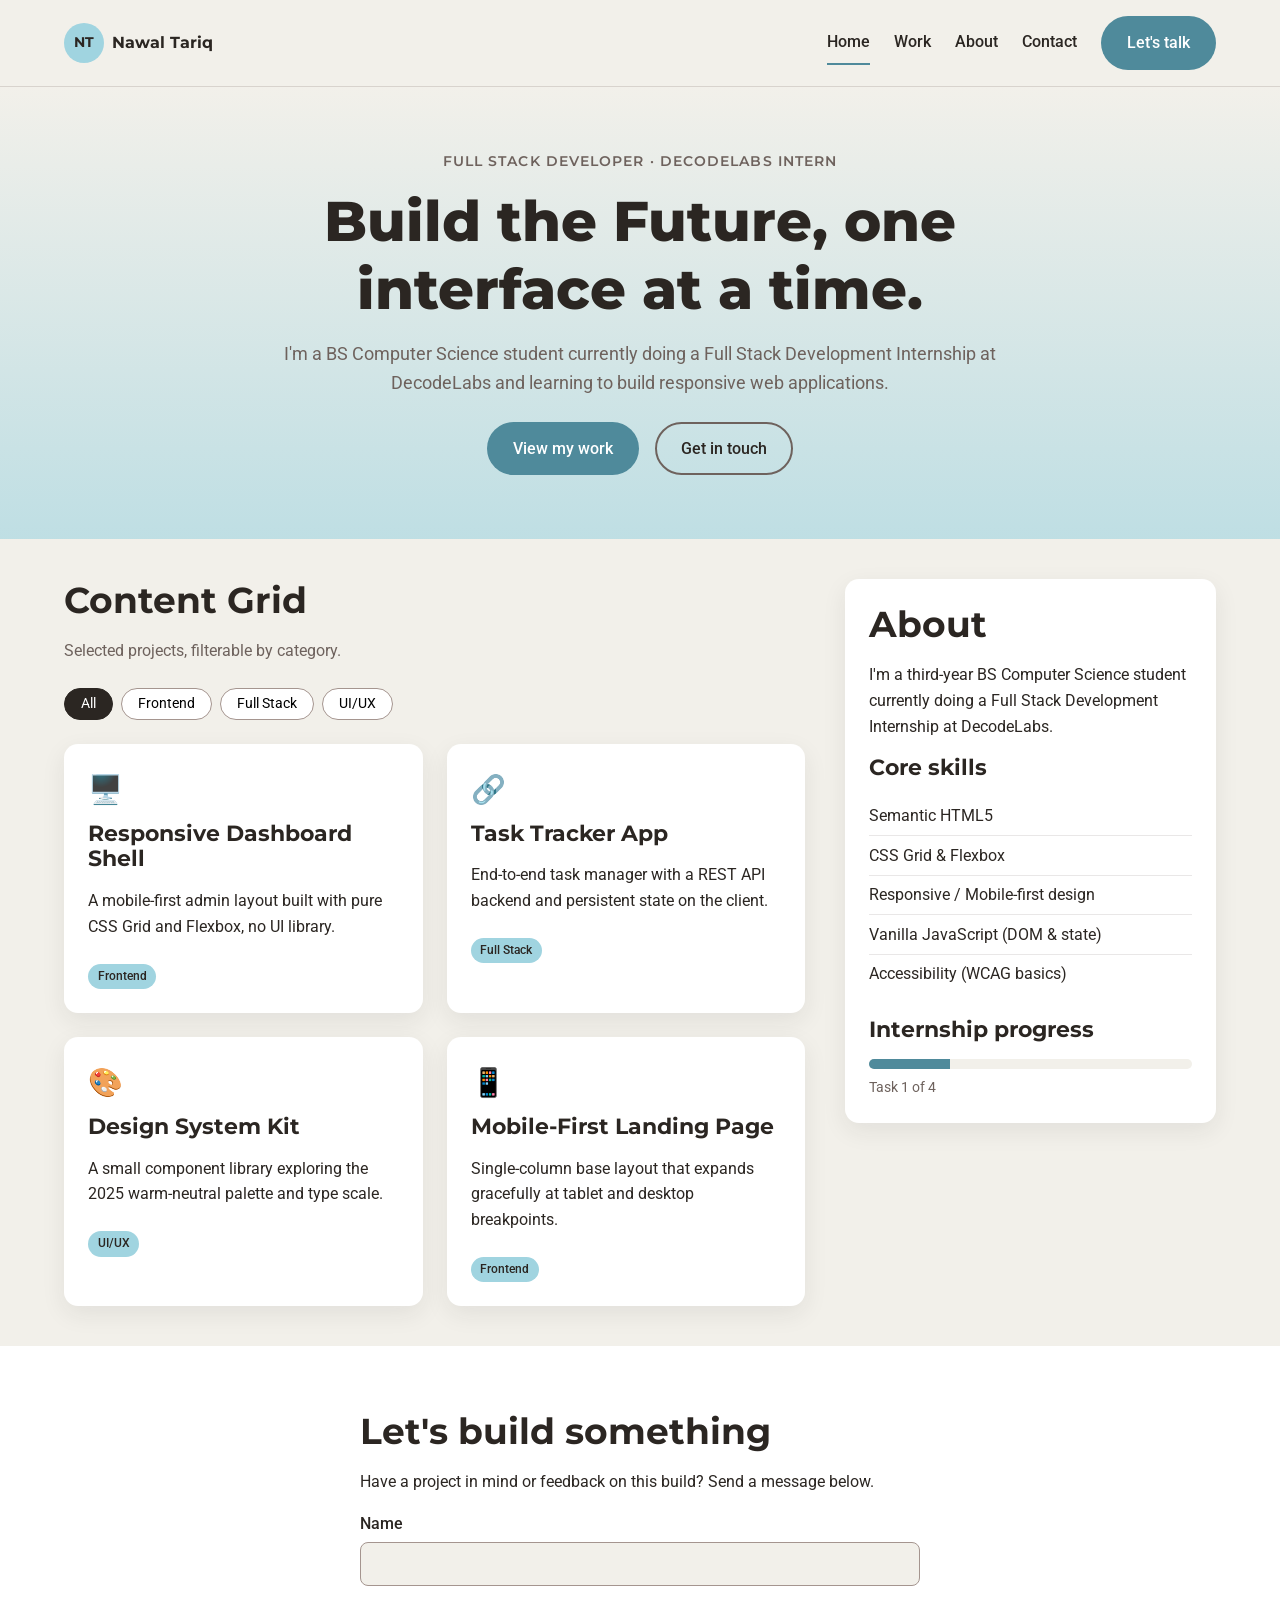
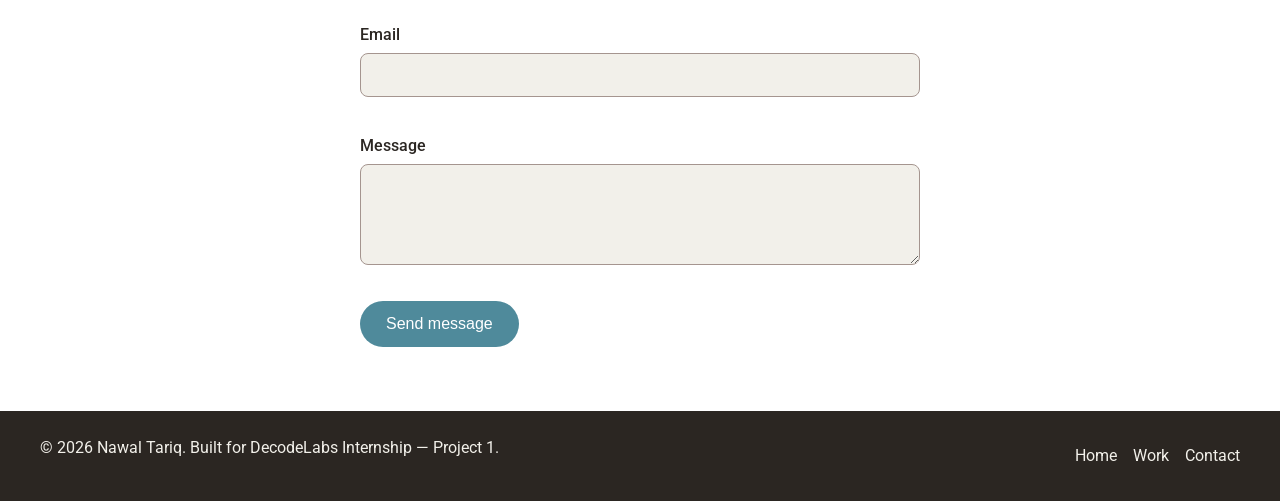
<file: index.html>
<!DOCTYPE html>
<html lang="en">
<head>
  <meta charset="UTF-8">
  <meta name="viewport" content="width=device-width, initial-scale=1.0">
  <title>Nawal Tariq — Full Stack Developer</title>
  <meta name="description" content="Portfolio and project showcase of Nawal Tariq, a full stack developer building accessible, responsive web experiences.">
  <link rel="preconnect" href="https://fonts.googleapis.com">
  <link rel="preconnect" href="https://fonts.gstatic.com" crossorigin>
  <link rel="stylesheet" href="style.css">
  <link href="https://fonts.googleapis.com/css2?family=Montserrat:wght@600;700;800&family=Roboto:wght@400;500&display=swap" rel="stylesheet">
</head>
<body>

  <a class="skip-link" href="#main-content">Skip to main content</a>

  <header class="site-header">
    <div class="header-inner">
      <a href="#" class="logo" aria-label="Nawal Tariq home">
        <span class="logo-mark" aria-hidden="true">NT</span>
        <span class="logo-text">Nawal Tariq</span>
      </a>

      <button class="nav-toggle" id="navToggle" aria-expanded="false" aria-controls="primaryNav" aria-label="Open menu">
        <span class="hamburger" aria-hidden="true"></span>
      </button>

      <nav class="primary-nav" id="primaryNav" aria-label="Primary">
        <ul>
          <li><a href="#hero" class="nav-link active-link">Home</a></li>
          <li><a href="#work" class="nav-link">Work</a></li>
          <li><a href="#about" class="nav-link">About</a></li>
          <li><a href="#contact" class="nav-link">Contact</a></li>
        </ul>
        <a href="#contact" class="btn btn-primary nav-cta">Let's talk</a>
      </nav>
    </div>
  </header>

  <main id="main-content">

    <!-- HERO -->
    <section class="hero" id="hero" aria-labelledby="hero-heading">
      <div class="hero-inner">
        <p class="eyebrow">Full Stack Developer · DecodeLabs Intern</p>
        <h1 id="hero-heading">Build the Future, one interface at a time.</h1>
        <p class="hero-sub">I'm a BS Computer Science student currently doing a Full Stack Development Internship at DecodeLabs and learning to build responsive web applications.</p>
        <div class="hero-actions">
          <a href="#work" class="btn btn-primary">View my work</a>
          <a href="#contact" class="btn btn-ghost">Get in touch</a>
        </div>
      </div>
    </section>

    <div class="content-layout">

      <!-- MAIN CONTENT: PROJECT GRID -->
      <article class="content-grid" id="work" aria-labelledby="work-heading">
        <div class="section-heading">
          <h2 id="work-heading">Content Grid</h2>
          <p>Selected projects, filterable by category.</p>
        </div>

        <div class="filter-bar" role="group" aria-label="Filter projects by category">
          <button class="filter-btn is-active" data-filter="all" aria-pressed="true">All</button>
          <button class="filter-btn" data-filter="frontend" aria-pressed="false">Frontend</button>
          <button class="filter-btn" data-filter="fullstack" aria-pressed="false">Full Stack</button>
          <button class="filter-btn" data-filter="ui" aria-pressed="false">UI/UX</button>
        </div>

        <ul class="project-grid" id="projectGrid">
          <li class="project-card" data-category="frontend">
            <div class="project-thumb" aria-hidden="true">🖥️</div>
            <h3>Responsive Dashboard Shell</h3>
            <p>A mobile-first admin layout built with pure CSS Grid and Flexbox, no UI library.</p>
            <span class="tag">Frontend</span>
          </li>
          <li class="project-card" data-category="fullstack">
            <div class="project-thumb" aria-hidden="true">🔗</div>
            <h3>Task Tracker App</h3>
            <p>End-to-end task manager with a REST API backend and persistent state on the client.</p>
            <span class="tag">Full Stack</span>
          </li>
          <li class="project-card" data-category="ui">
            <div class="project-thumb" aria-hidden="true">🎨</div>
            <h3>Design System Kit</h3>
            <p>A small component library exploring the 2025 warm-neutral palette and type scale.</p>
            <span class="tag">UI/UX</span>
          </li>
          <li class="project-card" data-category="frontend">
            <div class="project-thumb" aria-hidden="true">📱</div>
            <h3>Mobile-First Landing Page</h3>
            <p>Single-column base layout that expands gracefully at tablet and desktop breakpoints.</p>
            <span class="tag">Frontend</span>
          </li>
        </ul>
        <p class="empty-state" id="emptyState" hidden>No projects in this category yet.</p>
      </article>

      <!-- SIDEBAR -->
      <aside class="sidebar" id="about" aria-labelledby="sidebar-heading">
        <h2 id="sidebar-heading">About</h2>
        <p>I'm a third-year BS Computer Science student currently doing a Full Stack Development Internship at DecodeLabs.</p>

        <h3>Core skills</h3>
        <ul class="skills-list">
          <li>Semantic HTML5</li>
          <li>CSS Grid &amp; Flexbox</li>
          <li>Responsive / Mobile-first design</li>
          <li>Vanilla JavaScript (DOM &amp; state)</li>
          <li>Accessibility (WCAG basics)</li>
        </ul>

        <div class="progress-widget">
          <h3>Internship progress</h3>
          <div class="progress-track" role="progressbar" aria-valuenow="25" aria-valuemin="0" aria-valuemax="100" aria-label="Internship progress, 1 of 4 tasks complete">
            <div class="progress-fill" style="width:25%"></div>
          </div>
          <p class="progress-label">Task 1 of 4</p>
        </div>
      </aside>

    </div>

    <!-- CONTACT -->
    <section class="contact-section" id="contact" aria-labelledby="contact-heading">
      <div class="contact-inner">
        <h2 id="contact-heading">Let's build something</h2>
        <p>Have a project in mind or feedback on this build? Send a message below.</p>

        <form id="contactForm" novalidate>
          <div class="form-row">
            <label for="name">Name</label>
            <input type="text" id="name" name="name" required minlength="2" autocomplete="name">
            <span class="error-msg" id="nameError" role="alert"></span>
          </div>

          <div class="form-row">
            <label for="email">Email</label>
            <input type="email" id="email" name="email" required autocomplete="email">
            <span class="error-msg" id="emailError" role="alert"></span>
          </div>

          <div class="form-row">
            <label for="message">Message</label>
            <textarea id="message" name="message" rows="4" required minlength="10"></textarea>
            <span class="error-msg" id="messageError" role="alert"></span>
          </div>

          <button type="submit" class="btn btn-primary">Send message</button>
          <p class="form-success" id="formSuccess" role="status" hidden>Thanks — your message has been noted.</p>
        </form>
      </div>
    </section>

  </main>

  <footer class="site-footer">
    <div class="footer-inner">
      <p>&copy; <span id="year"></span> Nawal Tariq. Built for DecodeLabs Internship — Project 1.</p>
      <ul class="footer-links">
        <li><a href="#hero">Home</a></li>
        <li><a href="#work">Work</a></li>
        <li><a href="#contact">Contact</a></li>
      </ul>
    </div>
  </footer>

  <script src="script.js" defer></script>
</body>
</html>
</file>
<file: style.css>
/* =========================================================
   TOKENS — 2025 palette per brief
   Mocha Mousse #A5958F (stability) · Ethereal Blue #A0D4E0 (trust)
   Moonlit Grey #F2F0EA (refinement)
   ========================================================= */
:root {
  --color-mocha: #A5958F;
  --color-mocha-dark: #6E625D;
  --color-blue: #A0D4E0;
  --color-blue-dark: #4F8A9B;
  --color-grey: #F2F0EA;
  --color-ink: #2B2622;
  --color-white: #FFFFFF;

  --font-display: 'Montserrat', sans-serif;
  --font-body: 'Roboto', sans-serif;

  --radius: 14px;
  --shadow: 0 8px 24px rgba(43, 38, 34, 0.08);

  --space-1: 0.5rem;
  --space-2: 1rem;
  --space-3: 1.5rem;
  --space-4: 2.5rem;
  --space-5: 4rem;
}

/* =========================================================
   RESET
   ========================================================= */
*, *::before, *::after { box-sizing: border-box; }
html { scroll-behavior: smooth; }
body {
  margin: 0;
  font-family: var(--font-body);
  color: var(--color-ink);
  background: var(--color-grey);
  line-height: 1.6;
}
img { max-width: 100%; display: block; }
ul { list-style: none; margin: 0; padding: 0; }
a { color: inherit; text-decoration: none; }

h1, h2, h3 {
  font-family: var(--font-display);
  font-weight: 700;
  line-height: 1.2;
  margin: 0 0 var(--space-2);
}
h1 { font-size: clamp(2rem, 5vw + 1rem, 3.5rem); font-weight: 800; }
h2 { font-size: clamp(1.5rem, 3vw + 0.5rem, 2.25rem); }
h3 { font-size: clamp(1.1rem, 1.5vw + 0.5rem, 1.35rem); }
p { margin: 0 0 var(--space-2); }

/* Accessibility: visible focus state everywhere */
a:focus-visible, button:focus-visible, input:focus-visible, textarea:focus-visible {
  outline: 3px solid var(--color-blue-dark);
  outline-offset: 2px;
}

.skip-link {
  position: absolute;
  left: -999px;
  top: 0;
  background: var(--color-ink);
  color: var(--color-white);
  padding: var(--space-1) var(--space-2);
  z-index: 100;
  border-radius: 0 0 8px 0;
}
.skip-link:focus { left: 0; }

@media (prefers-reduced-motion: reduce) {
  html { scroll-behavior: auto; }
  * { animation-duration: 0.01ms !important; transition-duration: 0.01ms !important; }
}

/* =========================================================
   BUTTONS (Flexbox micro-component)
   ========================================================= */
.btn {
  display: inline-flex;
  align-items: center;
  justify-content: center;
  padding: 0.75rem 1.5rem;
  border-radius: 999px;
  font-weight: 500;
  border: 2px solid transparent;
  cursor: pointer;
  transition: transform 0.15s ease, background 0.15s ease;
  font-size: 1rem;
}
.btn:hover { transform: translateY(-2px); }
.btn-primary { background: var(--color-blue-dark); color: var(--color-white); }
.btn-primary:hover { background: var(--color-ink); }
.btn-ghost { background: transparent; border-color: var(--color-mocha-dark); color: var(--color-ink); }
.btn-ghost:hover { background: var(--color-white); }

/* =========================================================
   HEADER / NAV — Flexbox for the header bar (micro layout)
   ========================================================= */
.site-header {
  position: sticky;
  top: 0;
  z-index: 50;
  background: var(--color-grey);
  border-bottom: 1px solid rgba(110, 98, 93, 0.2);
}
.header-inner {
  display: flex;
  align-items: center;
  justify-content: space-between;
  padding: var(--space-2) var(--space-3);
  max-width: 1200px;
  margin: 0 auto;
}
.logo { display: flex; align-items: center; gap: var(--space-1); font-family: var(--font-display); font-weight: 700; }
.logo-mark {
  display: flex; align-items: center; justify-content: center;
  width: 40px; height: 40px; border-radius: 50%;
  background: var(--color-blue); color: var(--color-ink);
  font-size: 0.9rem;
}

.nav-toggle {
  display: flex;
  align-items: center;
  justify-content: center;
  width: 44px; height: 44px;
  background: none; border: none; cursor: pointer;
}
.hamburger, .hamburger::before, .hamburger::after {
  content: ""; display: block;
  width: 24px; height: 2px;
  background: var(--color-ink);
  transition: transform 0.2s ease, opacity 0.2s ease;
}
.hamburger { position: relative; }
.hamburger::before { position: absolute; top: -8px; }
.hamburger::after { position: absolute; top: 8px; }
.nav-toggle[aria-expanded="true"] .hamburger { background: transparent; }
.nav-toggle[aria-expanded="true"] .hamburger::before { transform: translateY(8px) rotate(45deg); }
.nav-toggle[aria-expanded="true"] .hamburger::after { transform: translateY(-8px) rotate(-45deg); }

.primary-nav {
  position: absolute;
  top: 100%; left: 0; right: 0;
  background: var(--color-grey);
  border-bottom: 1px solid rgba(110, 98, 93, 0.2);
  display: none;
  flex-direction: column;
  padding: var(--space-2) var(--space-3);
}
.primary-nav.is-open { display: flex; }
.primary-nav ul { display: flex; flex-direction: column; gap: var(--space-1); }
.nav-link {
  display: block; padding: var(--space-1) 0; font-weight: 500;
  border-bottom: 2px solid transparent;
}
.nav-link:hover, .nav-link.active-link { border-color: var(--color-blue-dark); }
.nav-cta { margin-top: var(--space-2); }

/* Tablet+: horizontal nav, no hamburger */
@media (min-width: 768px) {
  .nav-toggle { display: none; }
  .primary-nav {
    position: static;
    display: flex;
    flex-direction: row;
    align-items: center;
    gap: var(--space-3);
    border: none;
    padding: 0;
    background: transparent;
  }
  .primary-nav ul { flex-direction: row; gap: var(--space-3); }
  .nav-cta { margin-top: 0; }
}

/* =========================================================
   HERO
   ========================================================= */
.hero {
  padding: var(--space-5) var(--space-3);
  text-align: center;
  background: linear-gradient(180deg, var(--color-grey) 0%, var(--color-blue) 160%);
}
.hero-inner { max-width: 760px; margin: 0 auto; }
.eyebrow {
  font-family: var(--font-display); font-weight: 600; font-size: 0.85rem;
  letter-spacing: 0.08em; text-transform: uppercase; color: var(--color-mocha-dark);
}
.hero-sub { font-size: clamp(1rem, 1.5vw + 0.5rem, 1.15rem); color: var(--color-mocha-dark); }
.hero-actions { display: flex; flex-wrap: wrap; gap: var(--space-2); justify-content: center; margin-top: var(--space-3); }

/* =========================================================
   MAIN LAYOUT — CSS Grid for the macro/page structure
   ========================================================= */
.content-layout {
  max-width: 1200px;
  margin: 0 auto;
  padding: var(--space-4) var(--space-3);
  display: grid;
  grid-template-columns: 1fr;
  gap: var(--space-4);
}
@media (min-width: 1024px) {
  .content-layout {
    grid-template-columns: 2fr 1fr; /* main content + sidebar */
    align-items: start;
  }
}

.section-heading { margin-bottom: var(--space-3); }
.section-heading p { color: var(--color-mocha-dark); margin: 0; }

.filter-bar { display: flex; flex-wrap: wrap; gap: var(--space-1); margin-bottom: var(--space-3); }
.filter-btn {
  padding: 0.4rem 1rem; border-radius: 999px; border: 1px solid var(--color-mocha);
  background: var(--color-white); cursor: pointer; font-family: var(--font-body); font-size: 0.9rem;
}
.filter-btn.is-active { background: var(--color-ink); color: var(--color-white); border-color: var(--color-ink); }

.project-grid {
  display: grid;
  grid-template-columns: 1fr;
  gap: var(--space-3);
}
@media (min-width: 640px) {
  .project-grid { grid-template-columns: repeat(2, 1fr); }
}

.project-card {
  background: var(--color-white);
  border-radius: var(--radius);
  padding: var(--space-3);
  box-shadow: var(--shadow);
}
.project-thumb { font-size: 1.75rem; margin-bottom: var(--space-1); }
.tag {
  display: inline-block; margin-top: var(--space-1);
  font-size: 0.75rem; font-weight: 500; padding: 0.2rem 0.6rem;
  border-radius: 999px; background: var(--color-blue); color: var(--color-ink);
}
.empty-state { color: var(--color-mocha-dark); font-style: italic; }

/* Sidebar */
.sidebar {
  background: var(--color-white);
  border-radius: var(--radius);
  padding: var(--space-3);
  box-shadow: var(--shadow);
}
.skills-list li {
  padding: 0.4rem 0;
  border-bottom: 1px solid rgba(110, 98, 93, 0.15);
}
.skills-list li:last-child { border-bottom: none; }

.progress-widget { margin-top: var(--space-3); }
.progress-track {
  background: var(--color-grey);
  border-radius: 999px; height: 10px; overflow: hidden;
}
.progress-fill { height: 100%; background: var(--color-blue-dark); }
.progress-label { font-size: 0.85rem; color: var(--color-mocha-dark); margin: var(--space-1) 0 0; }

/* =========================================================
   CONTACT
   ========================================================= */
.contact-section { background: var(--color-white); padding: var(--space-5) var(--space-3); }
.contact-inner { max-width: 560px; margin: 0 auto; }
.form-row { display: flex; flex-direction: column; gap: 0.35rem; margin-bottom: var(--space-2); }
label { font-weight: 500; }
input, textarea {
  padding: 0.7rem; border: 1px solid var(--color-mocha); border-radius: 8px;
  font-family: var(--font-body); font-size: 1rem; background: var(--color-grey);
}
input[aria-invalid="true"], textarea[aria-invalid="true"] { border-color: #C0392B; }
.error-msg { color: #C0392B; font-size: 0.85rem; min-height: 1.1em; }
.form-success { color: #2E7D4F; font-weight: 500; margin-top: var(--space-2); }

/* =========================================================
   FOOTER — Flexbox
   ========================================================= */
.site-footer { background: var(--color-ink); color: var(--color-grey); padding: var(--space-3); }
.footer-inner {
  max-width: 1200px; margin: 0 auto;
  display: flex; flex-direction: column; gap: var(--space-2);
  align-items: center; text-align: center;
}
.footer-links { display: flex; gap: var(--space-2); }
.footer-links a:hover { color: var(--color-blue); }

@media (min-width: 768px) {
  .footer-inner { flex-direction: row; justify-content: space-between; text-align: left; }
}
</file>
